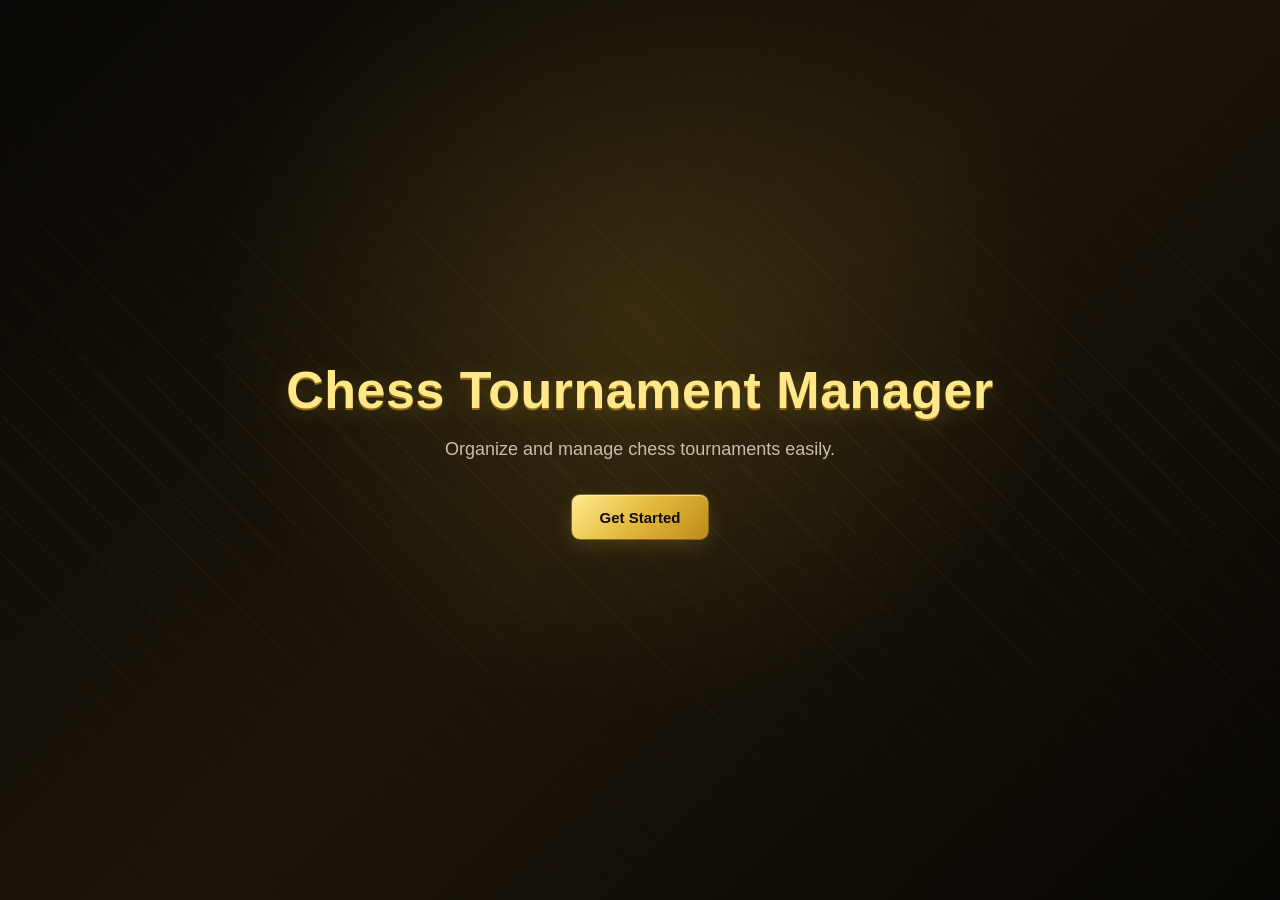
<file: index.html>
<!DOCTYPE html>
<html lang="en" dir="ltr">

<head>

    <meta charset="UTF-8">

    <meta name="viewport" content="width=device-width, initial-scale=1.0">

    <title>Chess Tournament Manager</title>

    <link rel="stylesheet" href="css/main.css">

</head>

<body>

    <main class="welcome-page">

        <h1>Chess Tournament Manager</h1>

        <p>
            Organize and manage chess tournaments easily.
        </p>

        <button id="startButton" type="button">
            Get Started
        </button>

    </main>

    <script>
        document
            .getElementById("startButton")
            .addEventListener("click", function () {

                window.location.href = "pages/login.html";

            });
    </script>

</body>

</html>
</file>
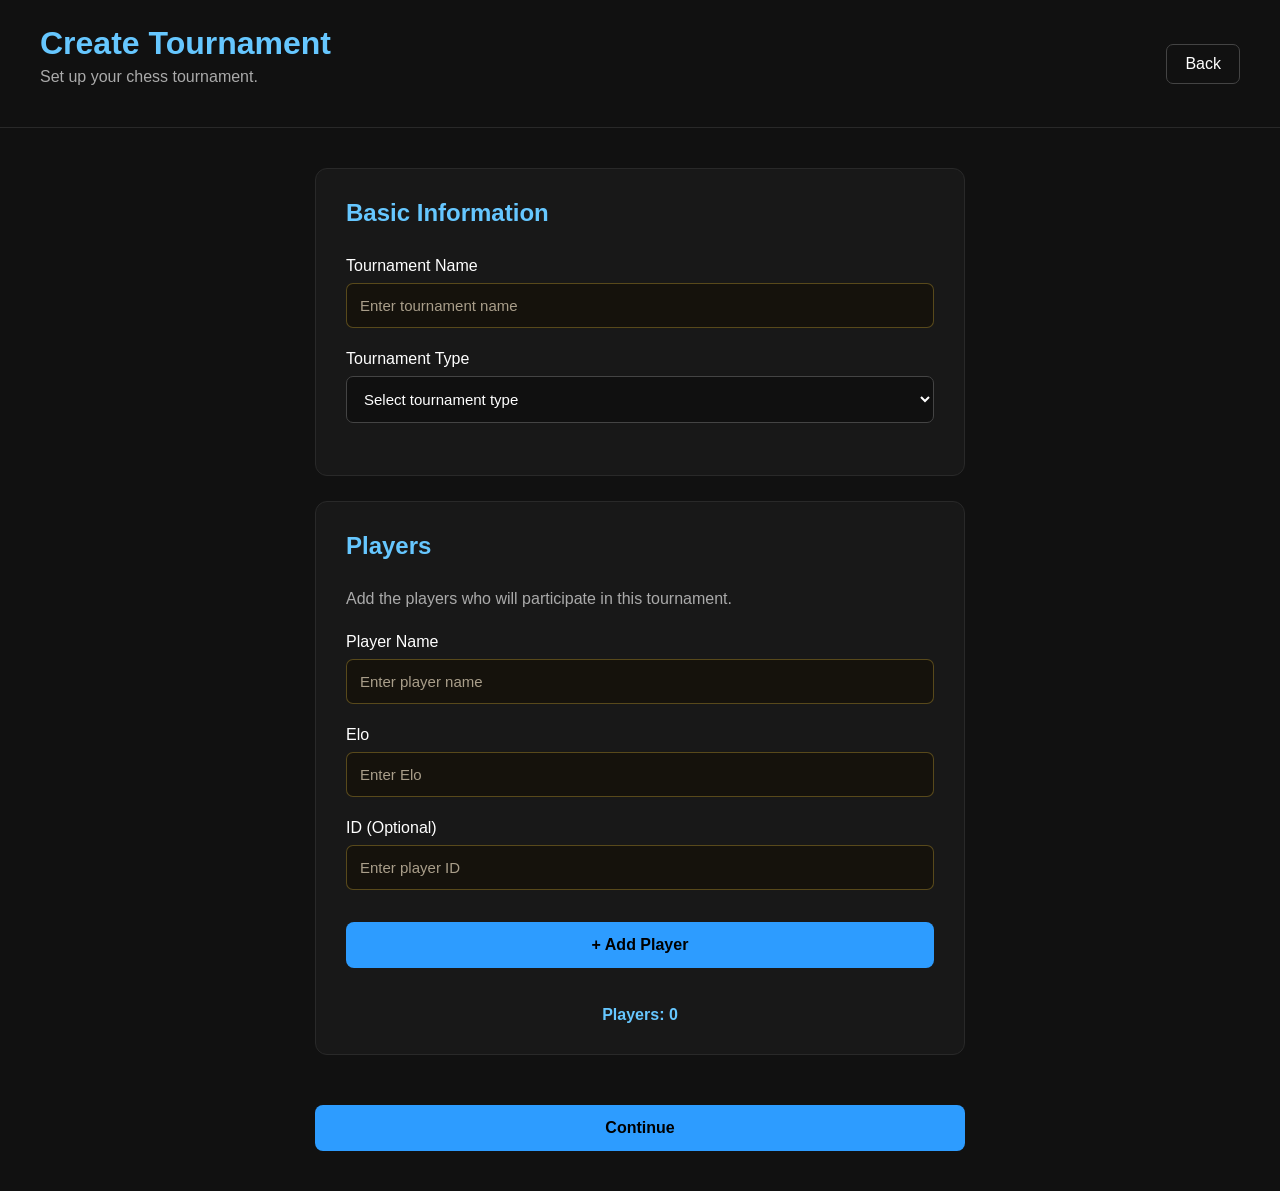
<file: pages/create-tournament.html>
<!DOCTYPE html>
<html lang="en" dir="ltr">

<head>

    <meta charset="UTF-8">

    <meta
        name="viewport"
        content="width=device-width, initial-scale=1.0"
    >

    <title>Create Tournament - Chess Tournament Manager</title>

    <link rel="stylesheet" href="../css/main.css">
    <link rel="stylesheet" href="../css/tournament.css">

</head>

<body>

    <main class="tournament-page">


        <!-- HEADER -->

        <header class="tournament-header">

            <div>

                <h1>
                    Create Tournament
                </h1>

                <p>
                    Set up your chess tournament.
                </p>

            </div>


            <button
                type="button"
                id="backButton"
            >
                Back
            </button>

        </header>



        <!-- FORM -->

        <section class="tournament-form-container">

            <form id="tournamentForm">


                <!-- BASIC INFORMATION -->

                <div class="form-section">

                    <h2>
                        Basic Information
                    </h2>


                    <label for="tournamentName">
                        Tournament Name
                    </label>

                    <input
                        type="text"
                        id="tournamentName"
                        placeholder="Enter tournament name"
                        required
                    >


                    <label for="tournamentType">
                        Tournament Type
                    </label>

                    <select
                        id="tournamentType"
                        required
                    >

                        <option value="">
                            Select tournament type
                        </option>

                        <option value="swiss">
                            Swiss System
                        </option>

                        <option value="round-robin">
                            Round Robin
                        </option>

                        <option value="double-round-robin">
                            Double Round Robin
                        </option>

                        <option value="knockout">
                            Knockout
                        </option>

                        <option value="double-elimination">
                            Double Elimination
                        </option>

                        <option value="team">
                            Team Tournament
                        </option>

                        <option value="team-swiss">
                            Team Swiss
                        </option>

                        <option value="team-round-robin">
                            Team Round Robin
                        </option>

                        <option value="match">
                            Match
                        </option>

                        <option value="scheveningen">
                            Scheveningen
                        </option>

                        <option value="double-swiss">
                            Double-Swiss
                        </option>

                        <option value="accelerated-swiss">
                            Accelerated Swiss
                        </option>

                        <option value="dutch">
                            FIDE Dutch System
                        </option>

                        <option value="dubov">
                            Dubov System
                        </option>

                        <option value="burstein">
                            Burstein System
                        </option>

                        <option value="lim">
                            Lim System
                        </option>

                        <option value="hybrid">
                            Hybrid / Multi-Stage
                        </option>

                        <option value="custom">
                            Custom Tournament
                        </option>

                    </select>

                </div>



                <!-- PLAYERS -->

                <div class="form-section">

                    <h2>
                        Players
                    </h2>


                    <p>
                        Add the players who will participate in this tournament.
                    </p>


                    <!-- INPUT AREA -->

                    <div class="player-input-area">


                        <label for="playerName">
                            Player Name
                        </label>

                        <input
                            type="text"
                            id="playerName"
                            placeholder="Enter player name"
                        >


                        <label for="playerElo">
                            Elo
                        </label>

                        <input
                            type="number"
                            id="playerElo"
                            placeholder="Enter Elo"
                            min="0"
                        >


                        <label for="playerId">
                            ID (Optional)
                        </label>

                        <input
                            type="text"
                            id="playerId"
                            placeholder="Enter player ID"
                        >


                        <button
                            type="button"
                            id="addPlayerButton"
                        >
                            + Add Player
                        </button>

                    </div>



                    <!-- ADDED PLAYERS -->

                    <div id="playersList">
                    </div>


                    <p id="playerCountDisplay">
                        Players: 0
                    </p>

                </div>



                <!-- CONTINUE -->

                <button
                    type="submit"
                    id="continueButton"
                >
                    Continue
                </button>


            </form>

        </section>


    </main>



    <script src="../js/tournament.js"></script>

</body>

</html>
</file>
<file: css/main.css>
/* =========================================================
   CHESS TOURNAMENT MANAGER
   LUXURY BLACK & GOLD THEME
========================================================= */

:root {
    --gold: #d4af37;
    --gold-light: #ffe78a;
    --gold-bright: #ffcf33;
    --gold-dark: #8c6710;
    --black: #090806;
    --black-soft: #12100b;
    --panel: rgba(22, 18, 10, 0.94);
    --text: #fffaf0;
    --text-muted: #c7bdab;
    --border-gold: rgba(212, 175, 55, 0.55);
    --gold-glow: rgba(212, 175, 55, 0.22);
}

* {
    box-sizing: border-box;
}

html {
    margin: 0;
    padding: 0;
    min-height: 100%;
    color-scheme: dark;
    scroll-behavior: smooth;
}

body {
    margin: 0;
    min-height: 100vh;
    font-family: Arial, Helvetica, sans-serif;
    color: var(--text);

    background:
        radial-gradient(
            ellipse at 50% 0%,
            rgba(138, 91, 15, 0.25),
            transparent 52%
        ),
        linear-gradient(
            145deg,
            #090806 0%,
            #171107 48%,
            #080705 100%
        );

    background-attachment: fixed;
}

/* =========================================================
   SELECTION AND SCROLLBAR
========================================================= */

::selection {
    color: #080705;
    background: var(--gold-light);
}

* {
    scrollbar-width: thin;
    scrollbar-color: var(--gold-dark) #100e09;
}

*::-webkit-scrollbar {
    width: 10px;
    height: 10px;
}

*::-webkit-scrollbar-track {
    background: #100e09;
}

*::-webkit-scrollbar-thumb {
    background: linear-gradient(
        180deg,
        var(--gold-light),
        var(--gold-dark)
    );
    border: 2px solid #100e09;
    border-radius: 10px;
}

/* =========================================================
   LINKS
========================================================= */

a {
    color: var(--gold-light);
    transition:
        color 0.2s ease,
        opacity 0.2s ease;
}

a:hover {
    color: #fff0ae;
}

/* =========================================================
   WELCOME PAGE
========================================================= */

.welcome-page {
    position: relative;
    isolation: isolate;

    min-height: 100vh;
    display: flex;
    flex-direction: column;
    justify-content: center;
    align-items: center;

    text-align: center;
    padding: 30px 20px;
    overflow: hidden;

    background:
        radial-gradient(
            ellipse at 50% 35%,
            rgba(212, 175, 55, 0.16),
            transparent 48%
        ),
        linear-gradient(
            135deg,
            #090806,
            #1c1509 50%,
            #080705
        );
}

.welcome-page::before {
    content: "";
    position: absolute;
    inset: 0;
    z-index: -1;
    pointer-events: none;

    background:
        linear-gradient(
            45deg,
            transparent 48%,
            rgba(212, 175, 55, 0.045) 49%,
            rgba(212, 175, 55, 0.045) 51%,
            transparent 52%
        );

    background-size: 46px 46px;
    mask-image: linear-gradient(
        to bottom,
        transparent,
        black,
        transparent
    );
}

.welcome-page h1 {
    margin: 0 0 14px;

    color: var(--gold-light);
    font-size: clamp(32px, 5vw, 52px);
    font-weight: 800;
    letter-spacing: 0.5px;

    text-shadow:
        0 2px 0 #8c6710,
        0 5px 24px rgba(212, 175, 55, 0.24);
}

.welcome-page p {
    max-width: 680px;
    margin: 0 0 30px;

    color: var(--text-muted);
    font-size: 18px;
    line-height: 1.7;
}

/* =========================================================
   BUTTONS
========================================================= */

button,
.welcome-page button {
    font: inherit;
}

.welcome-page button,
.btn-primary,
.primary-button {
    min-height: 46px;
    padding: 13px 28px;

    border: 1px solid var(--gold-dark);
    border-radius: 9px;

    background: linear-gradient(
        135deg,
        #ffe98d 0%,
        #e4bb3e 48%,
        #bd8b19 100%
    );

    color: #100c04;

    font-size: 15px;
    font-weight: 800;

    cursor: pointer;

    box-shadow:
        inset 0 1px 0 rgba(255, 255, 255, 0.55),
        0 6px 20px rgba(212, 175, 55, 0.18);

    transition:
        transform 0.2s ease,
        box-shadow 0.2s ease,
        filter 0.2s ease;
}

.welcome-page button:hover,
.btn-primary:hover,
.primary-button:hover {
    transform: translateY(-2px);
    filter: brightness(1.08);

    box-shadow:
        inset 0 1px 0 rgba(255, 255, 255, 0.65),
        0 10px 26px rgba(212, 175, 55, 0.28);
}

.welcome-page button:active,
.btn-primary:active,
.primary-button:active {
    transform: translateY(0);
}

button:focus-visible,
a:focus-visible,
input:focus-visible,
select:focus-visible,
textarea:focus-visible {
    outline: 2px solid var(--gold-light);
    outline-offset: 3px;
}

button:disabled {
    opacity: 0.55;
    cursor: not-allowed;
    transform: none;
}

/* =========================================================
   SHARED PANELS AND CARDS
   These styles apply to common card patterns.
========================================================= */

.card,
.panel,
.stat-card,
.tournament-card,
.profile-card,
.modal-content {
    color: var(--text);

    background:
        linear-gradient(
            145deg,
            rgba(35, 28, 15, 0.96),
            rgba(15, 13, 9, 0.98)
        );

    border: 1px solid var(--border-gold);
    border-radius: 14px;

    box-shadow:
        0 12px 32px rgba(0, 0, 0, 0.25),
        inset 0 1px 0 rgba(255, 231, 138, 0.06);
}

.card,
.panel,
.stat-card,
.tournament-card,
.profile-card {
    transition:
        border-color 0.2s ease,
        box-shadow 0.2s ease,
        transform 0.2s ease;
}

.card:hover,
.stat-card:hover,
.tournament-card:hover {
    border-color: rgba(255, 215, 90, 0.85);

    box-shadow:
        0 14px 34px rgba(0, 0, 0, 0.32),
        0 0 22px rgba(212, 175, 55, 0.08);
}

/* =========================================================
   SHARED HEADINGS
========================================================= */

h1,
h2,
h3,
h4 {
    color: var(--gold-light);
}

h1,
h2,
h3 {
    text-wrap: balance;
}

/* =========================================================
   FORMS
========================================================= */

input,
select,
textarea {
    accent-color: var(--gold);
}

input:not([type="checkbox"]):not([type="radio"]),
select,
textarea {
    color: var(--text);
    background-color: #15120c;
    border-color: rgba(212, 175, 55, 0.35);
}

input::placeholder,
textarea::placeholder {
    color: #a99e8a;
}

input:focus,
select:focus,
textarea:focus {
    border-color: var(--gold) !important;
    box-shadow: 0 0 0 3px rgba(212, 175, 55, 0.13);
}

/* Keep native select menus readable where supported. */
option {
    color: #fffaf0;
    background: #15120c;
}

/* =========================================================
   TABLES
========================================================= */

table {
    border-collapse: collapse;
}

th {
    color: var(--gold-light);
    background: rgba(212, 175, 55, 0.10);
}

th,
td {
    border-color: rgba(212, 175, 55, 0.20);
}

tr:hover td {
    background-color: rgba(212, 175, 55, 0.045);
}

/* =========================================================
   BADGES AND STATUS LABELS
========================================================= */

.badge,
.status-badge {
    border: 1px solid rgba(212, 175, 55, 0.4);
    border-radius: 999px;
    padding: 4px 10px;
    color: var(--gold-light);
    background: rgba(212, 175, 55, 0.10);
}

/* =========================================================
   DIVIDERS
========================================================= */

hr {
    border: 0;
    border-top: 1px solid rgba(212, 175, 55, 0.25);
}

/* =========================================================
   RESPONSIVE
========================================================= */

@media (max-width: 600px) {
    .welcome-page {
        padding: 24px 16px;
    }

    .welcome-page h1 {
        font-size: 32px;
    }

    .welcome-page p {
        font-size: 16px;
    }

    .welcome-page button {
        width: 100%;
        max-width: 340px;
        padding: 13px 22px;
        font-size: 15px;
    }
}

@media (prefers-reduced-motion: reduce) {
    *,
    *::before,
    *::after {
        scroll-behavior: auto !important;
        transition-duration: 0.01ms !important;
        animation-duration: 0.01ms !important;
    }
}
</file>
<file: css/tournament.css>
.tournament-page {
    min-height: 100vh;

    background: #111111;

    color: white;
}


.tournament-header {
    display: flex;

    justify-content: space-between;
    align-items: center;

    padding: 25px 40px;

    border-bottom: 1px solid #292929;
}


.tournament-header h1 {
    margin: 0;

    color: #66c7ff;
}


.tournament-header p {
    margin-top: 6px;

    color: #aaaaaa;
}


#backButton {
    padding: 10px 18px;

    border: 1px solid #444444;

    border-radius: 7px;

    background: transparent;

    color: white;

    cursor: pointer;
}


#backButton:hover {
    border-color: #66c7ff;

    color: #66c7ff;
}


.tournament-form-container {
    width: 100%;

    max-width: 700px;

    margin: 0 auto;

    padding: 40px 25px;
}


.form-section {
    padding: 30px;

    margin-bottom: 25px;

    background: #181818;

    border: 1px solid #292929;

    border-radius: 12px;
}


.form-section h2 {
    margin-top: 0;

    margin-bottom: 30px;

    color: #66c7ff;
}


.form-section p {
    color: #aaaaaa;

    margin-bottom: 25px;
}


.form-section label {
    display: block;

    margin-bottom: 8px;

    color: white;
}


.form-section input,
.form-section select {
    width: 100%;

    padding: 13px;

    margin-bottom: 22px;

    border: 1px solid #444444;

    border-radius: 7px;

    background: #101010;

    color: white;

    font-size: 15px;

    outline: none;
}


.form-section input:focus,
.form-section select:focus {
    border-color: #66c7ff;
}



/* ========================================
   ADD PLAYER BUTTON
======================================== */

#addPlayerButton {
    width: 100%;

    padding: 14px;

    margin-top: 10px;

    border: none;

    border-radius: 8px;

    background: #2d9cff;

    color: black;

    font-size: 16px;

    font-weight: bold;

    cursor: pointer;
}


#addPlayerButton:hover {
    background: #66c7ff;
}



/* ========================================
   PLAYERS LIST
======================================== */

#playersList {
    display: flex;

    flex-direction: column;

    gap: 10px;

    margin-top: 20px;
}


.player-row {
    display: flex;

    align-items: center;

    gap: 15px;

    padding: 15px;

    background: #101010;

    border: 1px solid #292929;

    border-radius: 8px;
}


.player-number {
    min-width: 30px;

    color: #66c7ff;

    font-weight: bold;

    text-align: center;
}


.player-information {
    display: flex;

    align-items: center;

    gap: 20px;

    flex: 1;

    flex-wrap: wrap;
}


.player-information strong {
    color: white;

    font-size: 16px;
}


.player-information span {
    color: #aaaaaa;

    font-size: 14px;
}



/* ========================================
   PLAYER COUNT
======================================== */

#playerCountDisplay {
    margin-top: 18px;

    margin-bottom: 0;

    text-align: center;

    color: #66c7ff;

    font-size: 16px;

    font-weight: bold;
}



/* ========================================
   CONTINUE BUTTON
======================================== */

#continueButton {
    width: 100%;

    padding: 14px;

    margin-top: 25px;

    border: none;

    border-radius: 8px;

    background: #2d9cff;

    color: black;

    font-size: 16px;

    font-weight: bold;

    cursor: pointer;
}


#continueButton:hover {
    background: #66c7ff;
}
/* ========================================
   TOURNAMENT PLAYER ACTIONS
======================================== */

.player-actions {
    display: flex;

    gap: 10px;
}


#addTournamentPlayerButton,
#removeTournamentPlayerButton {
    padding: 14px 20px;

    border: none;

    border-radius: 8px;

    background: #2d9cff;

    color: black;

    font-size: 16px;

    font-weight: bold;

    cursor: pointer;
}


#addTournamentPlayerButton:hover,
#removeTournamentPlayerButton:hover {
    background: #66c7ff;
}
</file>
